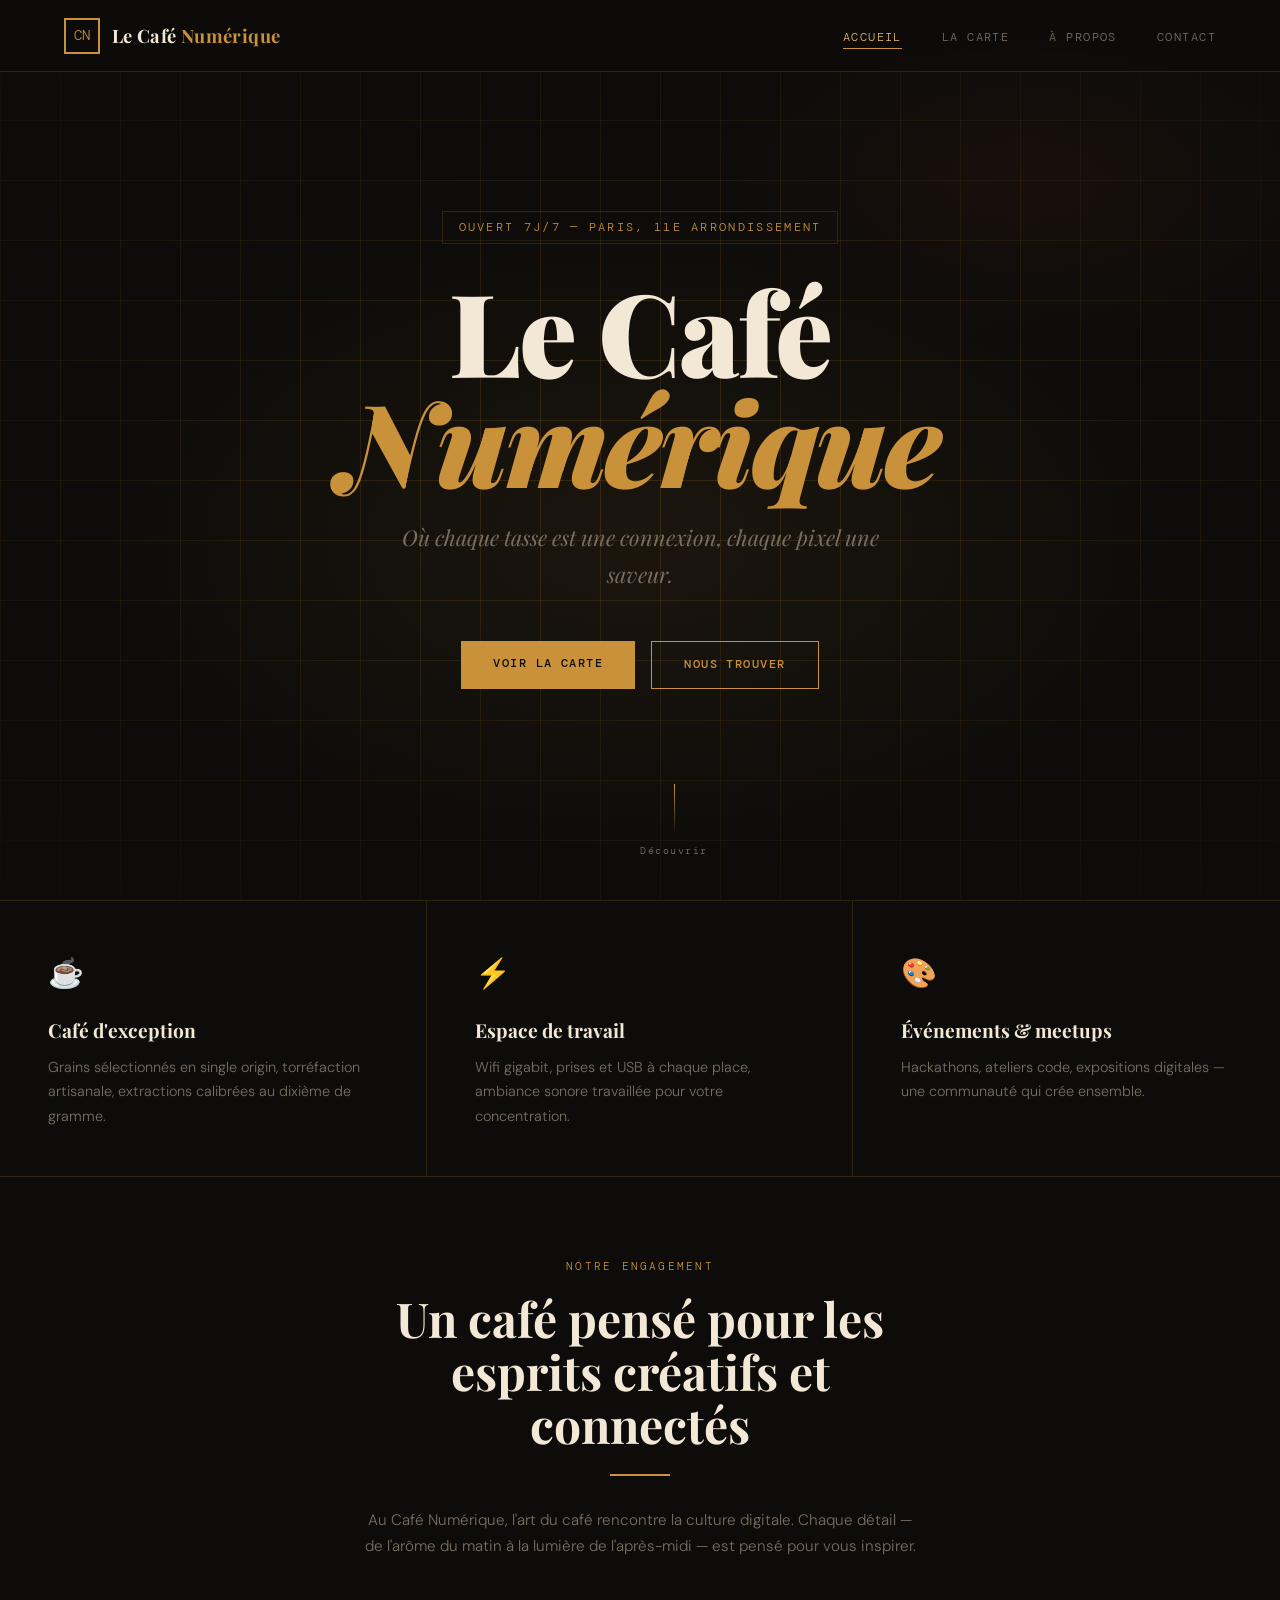
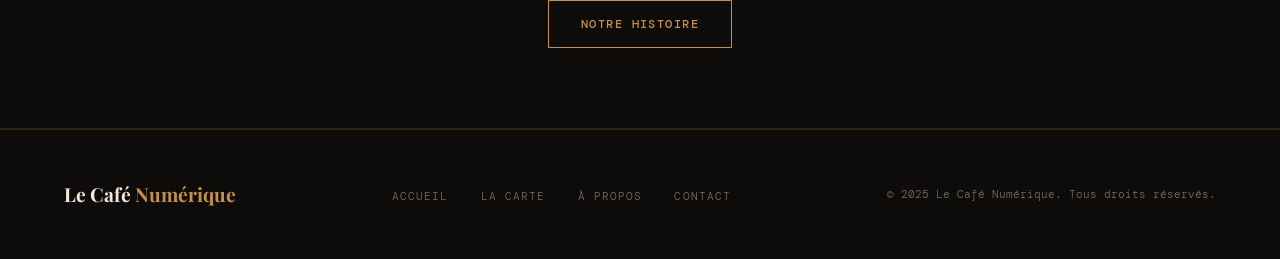
<file: index.html>
<!DOCTYPE html>
<html lang="fr">
<head>
  <meta charset="UTF-8" />
  <meta name="viewport" content="width=device-width, initial-scale=1.0" />
  <title>Le Café Numérique — Accueil</title>
  <link rel="stylesheet" href="style.css" />
</head>
<body>

  <!-- ====== NAVIGATION ====== -->
  <nav class="navbar">
    <a href="index.html" class="nav-logo">
      <div class="nav-logo-icon">CN</div>
      <span class="nav-logo-text">Le Café <span>Numérique</span></span>
    </a>
    <ul class="nav-links">
      <li><a href="index.html" class="active">Accueil</a></li>
      <li><a href="menu.html">La Carte</a></li>
      <li><a href="apropos.html">À Propos</a></li>
      <li><a href="contact.html">Contact</a></li>
    </ul>
  </nav>

  <!-- ====== HERO ====== -->
  <section class="hero">
    <div class="hero-bg"></div>
    <div class="hero-grid"></div>

    <div class="hero-tag fade-up">Ouvert 7j/7 — Paris, 11e arrondissement</div>

    <h1 class="fade-up fade-up-1">
      Le Café<br /><em>Numérique</em>
    </h1>

    <p class="hero-slogan fade-up fade-up-2">
      Où chaque tasse est une connexion, chaque pixel une saveur.
    </p>

    <div class="hero-cta fade-up fade-up-3">
      <a href="menu.html" class="btn btn-primary">Voir la carte</a>
      <a href="contact.html" class="btn btn-outline">Nous trouver</a>
    </div>

    <div class="hero-scroll fade-up fade-up-4">
      <div class="hero-scroll-line"></div>
      <span>Découvrir</span>
    </div>
  </section>

  <!-- ====== FEATURES ====== -->
  <div class="features">
    <div class="feature">
      <div class="feature-icon">☕</div>
      <h3>Café d'exception</h3>
      <p>Grains sélectionnés en single origin, torréfaction artisanale, extractions calibrées au dixième de gramme.</p>
    </div>
    <div class="feature">
      <div class="feature-icon">⚡</div>
      <h3>Espace de travail</h3>
      <p>Wifi gigabit, prises et USB à chaque place, ambiance sonore travaillée pour votre concentration.</p>
    </div>
    <div class="feature">
      <div class="feature-icon">🎨</div>
      <h3>Événements & meetups</h3>
      <p>Hackathons, ateliers code, expositions digitales — une communauté qui crée ensemble.</p>
    </div>
  </div>

  <!-- ====== CTA SECTION ====== -->
  <section class="section" style="text-align:center; border-bottom:1px solid var(--border);">
    <div class="section-label">Notre engagement</div>
    <h2 class="section-title" style="max-width:600px; margin:0 auto 1.5rem;">
      Un café pensé pour les esprits créatifs et connectés
    </h2>
    <div class="divider" style="margin:0 auto 2rem;"></div>
    <p style="color:var(--muted); max-width:560px; margin:0 auto 2.5rem; font-size:.95rem;">
      Au Café Numérique, l'art du café rencontre la culture digitale. Chaque détail — de l'arôme du matin à la lumière de l'après-midi — est pensé pour vous inspirer.
    </p>
    <a href="apropos.html" class="btn btn-outline">Notre histoire</a>
  </section>

  <!-- ====== FOOTER ====== -->
  <footer>
    <div class="footer-logo">Le Café <span>Numérique</span></div>
    <ul class="footer-links">
      <li><a href="index.html">Accueil</a></li>
      <li><a href="menu.html">La Carte</a></li>
      <li><a href="apropos.html">À Propos</a></li>
      <li><a href="contact.html">Contact</a></li>
    </ul>
    <span class="footer-copy">© 2025 Le Café Numérique. Tous droits réservés.</span>
  </footer>

</body>
</html>
</file>
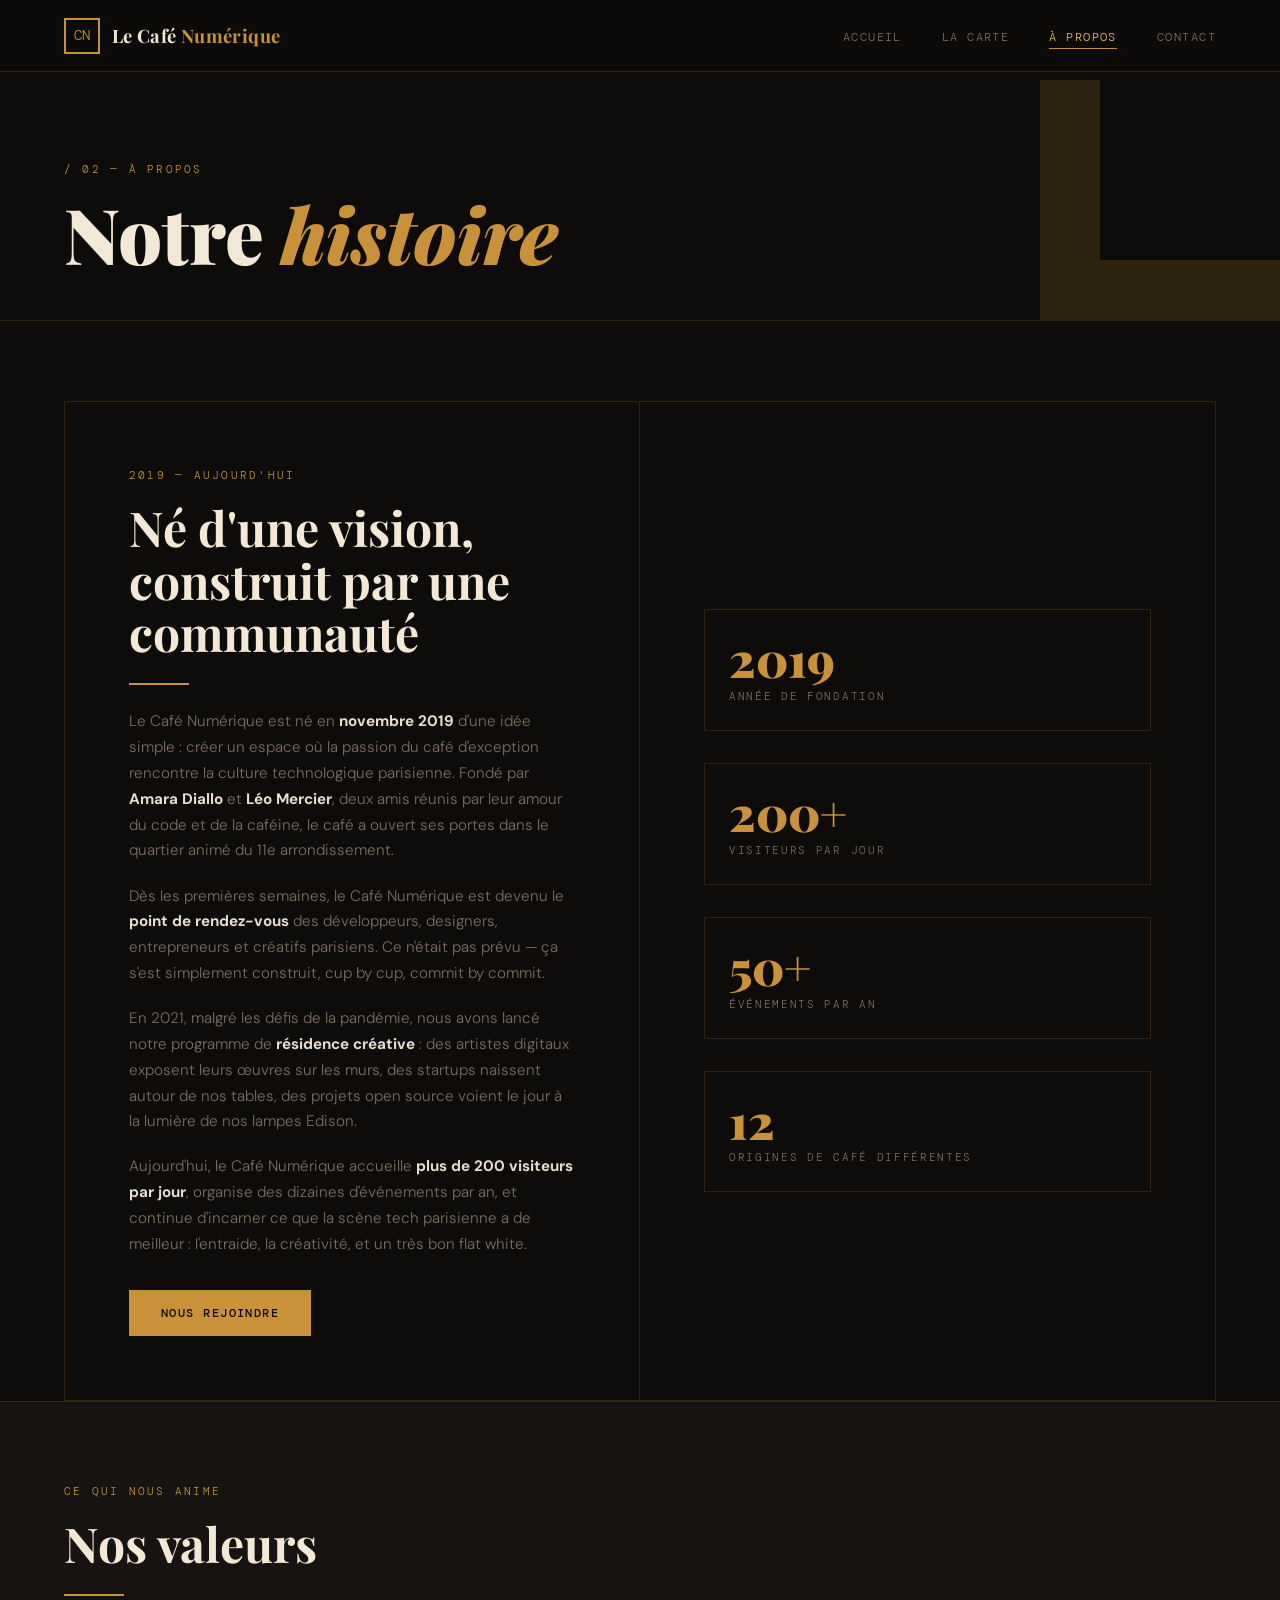
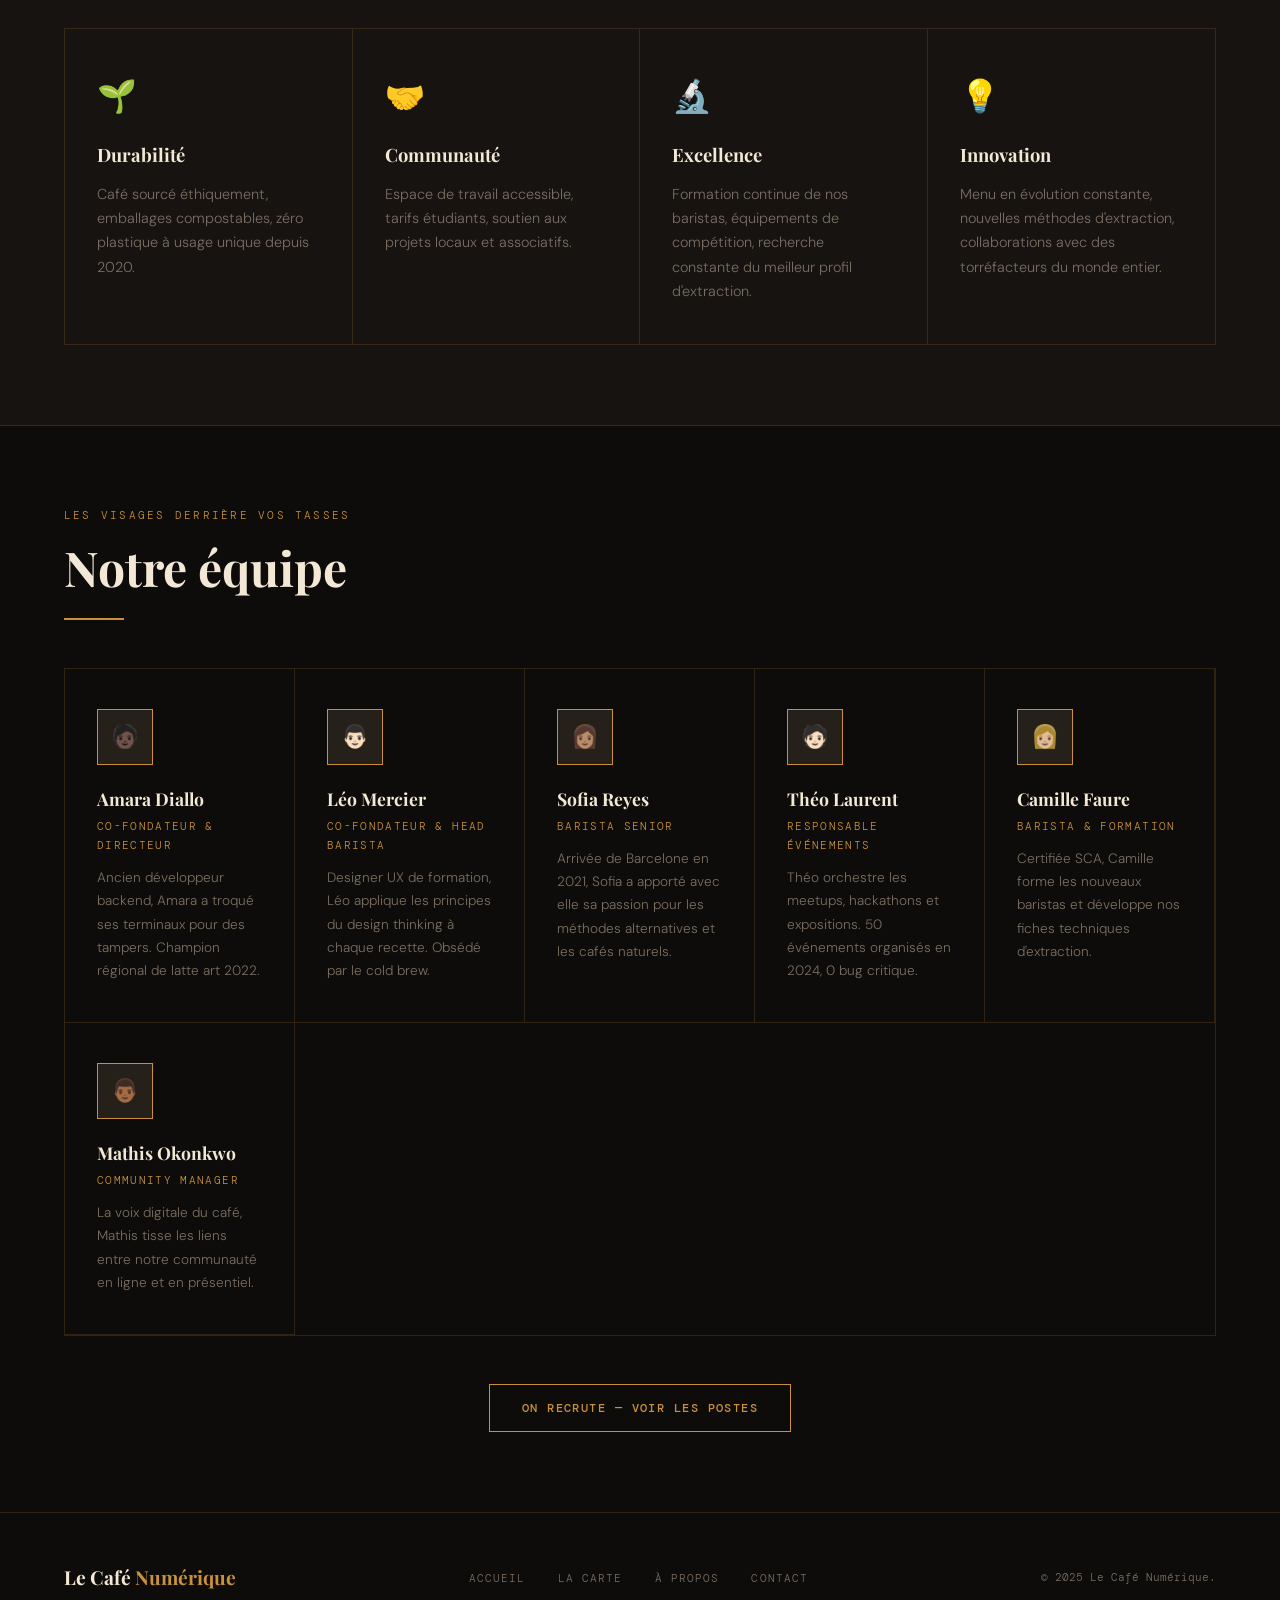
<file: apropos.html>
<!DOCTYPE html>
<html lang="fr">
<head>
  <meta charset="UTF-8" />
  <meta name="viewport" content="width=device-width, initial-scale=1.0" />
  <title>Le Café Numérique — À Propos</title>
  <link rel="stylesheet" href="style.css" />
</head>
<body>

  <!-- ====== NAVIGATION ====== -->
  <nav class="navbar">
    <a href="index.html" class="nav-logo">
      <div class="nav-logo-icon">CN</div>
      <span class="nav-logo-text">Le Café <span>Numérique</span></span>
    </a>
    <ul class="nav-links">
      <li><a href="index.html">Accueil</a></li>
      <li><a href="menu.html">La Carte</a></li>
      <li><a href="apropos.html" class="active">À Propos</a></li>
      <li><a href="contact.html">Contact</a></li>
    </ul>
  </nav>

  <div class="page-content">

    <!-- ====== PAGE HEADER ====== -->
    <header class="page-header">
      <div class="page-header-tag">/ 02 — À Propos</div>
      <h1>Notre <em style="font-style:italic; color:var(--gold);">histoire</em></h1>
    </header>

    <!-- ====== HISTOIRE ====== -->
    <section class="section" style="padding-bottom:0;">
      <div class="about-grid" style="border:1px solid var(--border);">

        <div class="about-text">
          <div class="section-label">2019 — Aujourd'hui</div>
          <h2 class="section-title">Né d'une vision, construit par une communauté</h2>
          <div class="divider"></div>

          <p>
            Le Café Numérique est né en <strong>novembre 2019</strong> d'une idée simple : créer un espace où la passion du café d'exception rencontre la culture technologique parisienne. Fondé par <strong>Amara Diallo</strong> et <strong>Léo Mercier</strong>, deux amis réunis par leur amour du code et de la caféine, le café a ouvert ses portes dans le quartier animé du 11e arrondissement.
          </p>

          <p>
            Dès les premières semaines, le Café Numérique est devenu le <strong>point de rendez-vous</strong> des développeurs, designers, entrepreneurs et créatifs parisiens. Ce n'était pas prévu — ça s'est simplement construit, cup by cup, commit by commit.
          </p>

          <p>
            En 2021, malgré les défis de la pandémie, nous avons lancé notre programme de <strong>résidence créative</strong> : des artistes digitaux exposent leurs œuvres sur les murs, des startups naissent autour de nos tables, des projets open source voient le jour à la lumière de nos lampes Edison.
          </p>

          <p>
            Aujourd'hui, le Café Numérique accueille <strong>plus de 200 visiteurs par jour</strong>, organise des dizaines d'événements par an, et continue d'incarner ce que la scène tech parisienne a de meilleur : l'entraide, la créativité, et un très bon flat white.
          </p>

          <div style="margin-top:2rem;">
            <a href="contact.html" class="btn btn-primary">Nous rejoindre</a>
          </div>
        </div>

        <div class="about-visual">
          <div class="stat">
            <div class="stat-num">2019</div>
            <div class="stat-label">Année de fondation</div>
          </div>
          <div class="stat">
            <div class="stat-num">200+</div>
            <div class="stat-label">Visiteurs par jour</div>
          </div>
          <div class="stat">
            <div class="stat-num">50+</div>
            <div class="stat-label">Événements par an</div>
          </div>
          <div class="stat">
            <div class="stat-num">12</div>
            <div class="stat-label">Origines de café différentes</div>
          </div>
        </div>

      </div>
    </section>

    <!-- ====== VALEURS ====== -->
    <section class="section" style="background:var(--bg2); border-top:1px solid var(--border); border-bottom:1px solid var(--border);">
      <div class="section-label">Ce qui nous anime</div>
      <h2 class="section-title">Nos valeurs</h2>
      <div class="divider"></div>

      <div style="display:grid; grid-template-columns:repeat(auto-fit,minmax(240px,1fr)); gap:0; border:1px solid var(--border); margin-top:2rem;">

        <div style="padding:2.5rem 2rem; border-right:1px solid var(--border);">
          <div style="font-size:2rem; margin-bottom:1rem;">🌱</div>
          <h3 style="font-family:var(--font-display); color:var(--cream); font-size:1.15rem; margin-bottom:.7rem;">Durabilité</h3>
          <p style="color:var(--muted); font-size:.9rem;">Café sourcé éthiquement, emballages compostables, zéro plastique à usage unique depuis 2020.</p>
        </div>

        <div style="padding:2.5rem 2rem; border-right:1px solid var(--border);">
          <div style="font-size:2rem; margin-bottom:1rem;">🤝</div>
          <h3 style="font-family:var(--font-display); color:var(--cream); font-size:1.15rem; margin-bottom:.7rem;">Communauté</h3>
          <p style="color:var(--muted); font-size:.9rem;">Espace de travail accessible, tarifs étudiants, soutien aux projets locaux et associatifs.</p>
        </div>

        <div style="padding:2.5rem 2rem; border-right:1px solid var(--border);">
          <div style="font-size:2rem; margin-bottom:1rem;">🔬</div>
          <h3 style="font-family:var(--font-display); color:var(--cream); font-size:1.15rem; margin-bottom:.7rem;">Excellence</h3>
          <p style="color:var(--muted); font-size:.9rem;">Formation continue de nos baristas, équipements de compétition, recherche constante du meilleur profil d'extraction.</p>
        </div>

        <div style="padding:2.5rem 2rem;">
          <div style="font-size:2rem; margin-bottom:1rem;">💡</div>
          <h3 style="font-family:var(--font-display); color:var(--cream); font-size:1.15rem; margin-bottom:.7rem;">Innovation</h3>
          <p style="color:var(--muted); font-size:.9rem;">Menu en évolution constante, nouvelles méthodes d'extraction, collaborations avec des torréfacteurs du monde entier.</p>
        </div>

      </div>
    </section>

    <!-- ====== ÉQUIPE ====== -->
    <section class="section">
      <div class="section-label">Les visages derrière vos tasses</div>
      <h2 class="section-title">Notre équipe</h2>
      <div class="divider"></div>

      <div class="team-grid">

        <div class="team-card">
          <div class="team-avatar">🧑🏿</div>
          <h3>Amara Diallo</h3>
          <div class="team-role">Co-fondateur & Directeur</div>
          <p>Ancien développeur backend, Amara a troqué ses terminaux pour des tampers. Champion régional de latte art 2022.</p>
        </div>

        <div class="team-card">
          <div class="team-avatar">👨🏻</div>
          <h3>Léo Mercier</h3>
          <div class="team-role">Co-fondateur & Head Barista</div>
          <p>Designer UX de formation, Léo applique les principes du design thinking à chaque recette. Obsédé par le cold brew.</p>
        </div>

        <div class="team-card">
          <div class="team-avatar">👩🏽</div>
          <h3>Sofia Reyes</h3>
          <div class="team-role">Barista Senior</div>
          <p>Arrivée de Barcelone en 2021, Sofia a apporté avec elle sa passion pour les méthodes alternatives et les cafés naturels.</p>
        </div>

        <div class="team-card">
          <div class="team-avatar">🧑🏻</div>
          <h3>Théo Laurent</h3>
          <div class="team-role">Responsable Événements</div>
          <p>Théo orchestre les meetups, hackathons et expositions. 50 événements organisés en 2024, 0 bug critique.</p>
        </div>

        <div class="team-card">
          <div class="team-avatar">👩🏼</div>
          <h3>Camille Faure</h3>
          <div class="team-role">Barista & Formation</div>
          <p>Certifiée SCA, Camille forme les nouveaux baristas et développe nos fiches techniques d'extraction.</p>
        </div>

        <div class="team-card">
          <div class="team-avatar">👨🏾</div>
          <h3>Mathis Okonkwo</h3>
          <div class="team-role">Community Manager</div>
          <p>La voix digitale du café, Mathis tisse les liens entre notre communauté en ligne et en présentiel.</p>
        </div>

      </div>

      <div style="margin-top:3rem; text-align:center;">
        <a href="contact.html" class="btn btn-outline">On recrute — voir les postes</a>
      </div>
    </section>

  </div>

  <!-- ====== FOOTER ====== -->
  <footer>
    <div class="footer-logo">Le Café <span>Numérique</span></div>
    <ul class="footer-links">
      <li><a href="index.html">Accueil</a></li>
      <li><a href="menu.html">La Carte</a></li>
      <li><a href="apropos.html">À Propos</a></li>
      <li><a href="contact.html">Contact</a></li>
    </ul>
    <span class="footer-copy">© 2025 Le Café Numérique.</span>
  </footer>

</body>
</html>
</file>
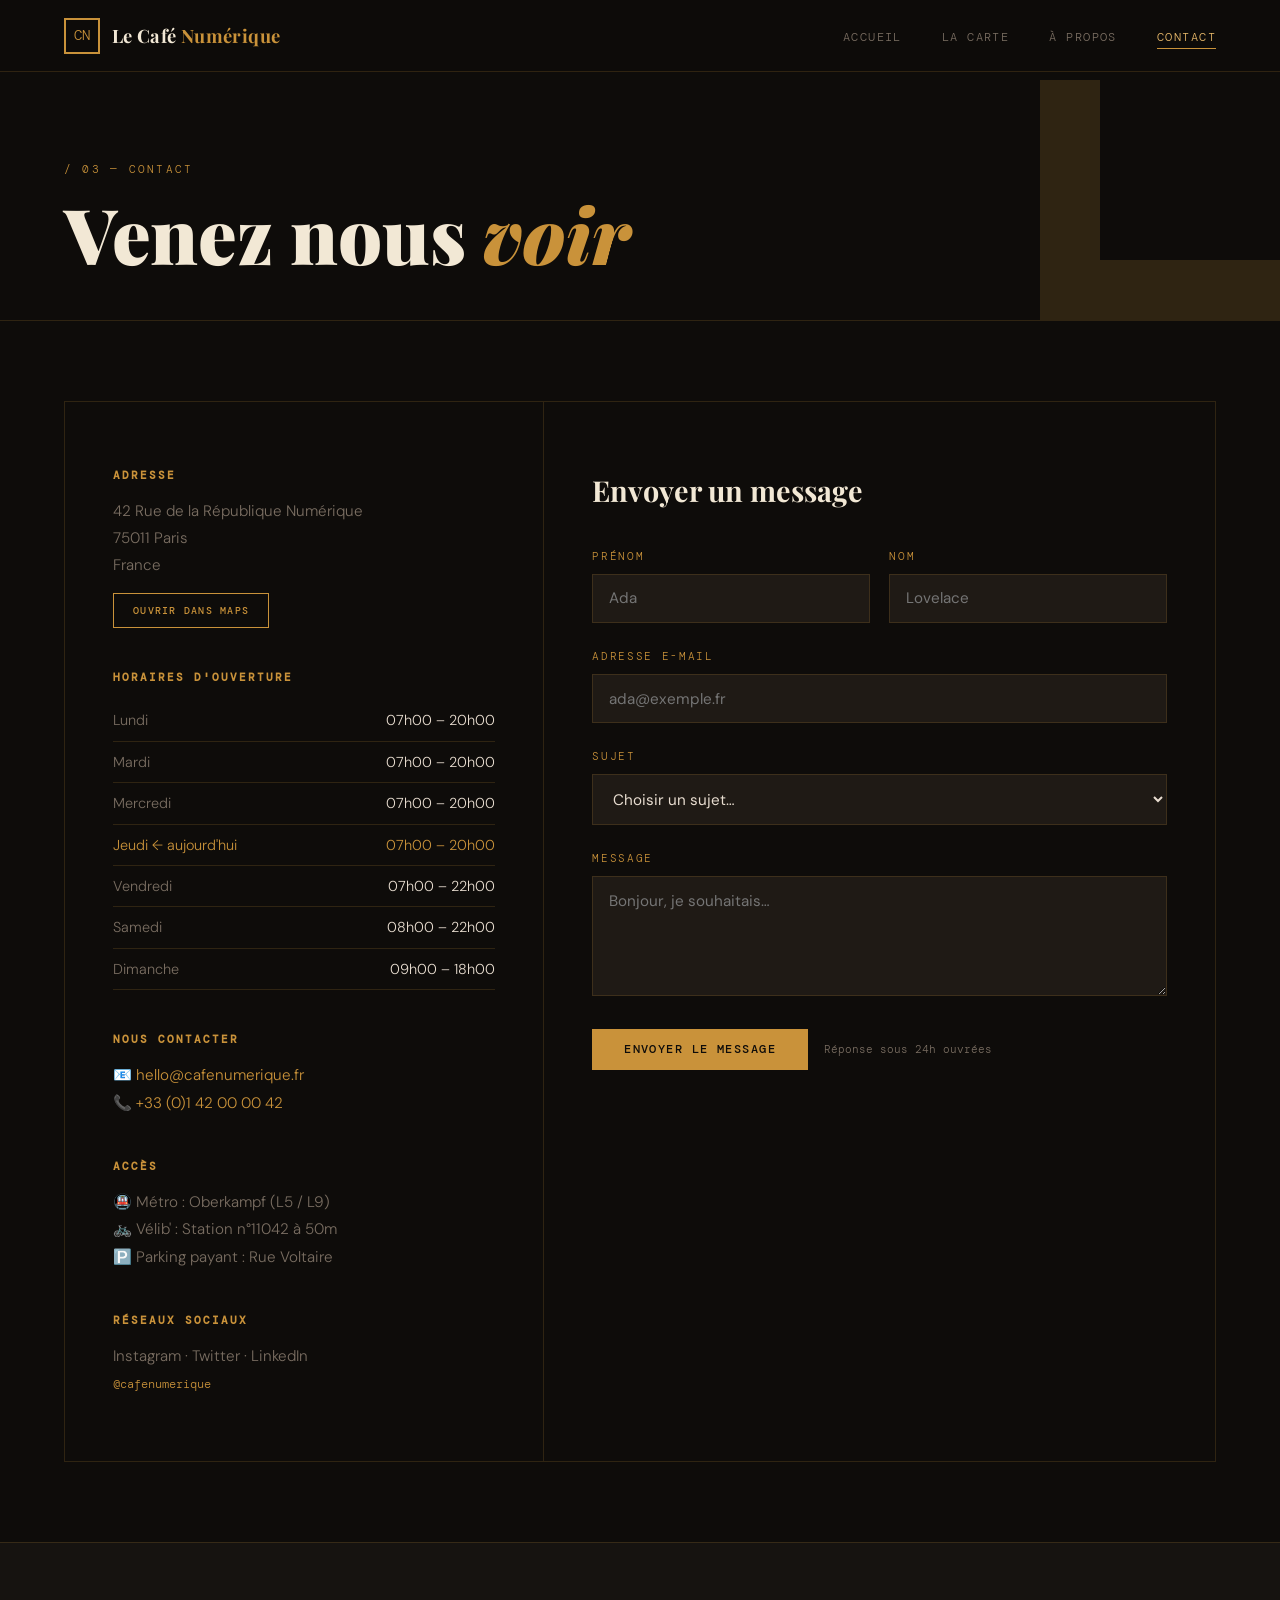
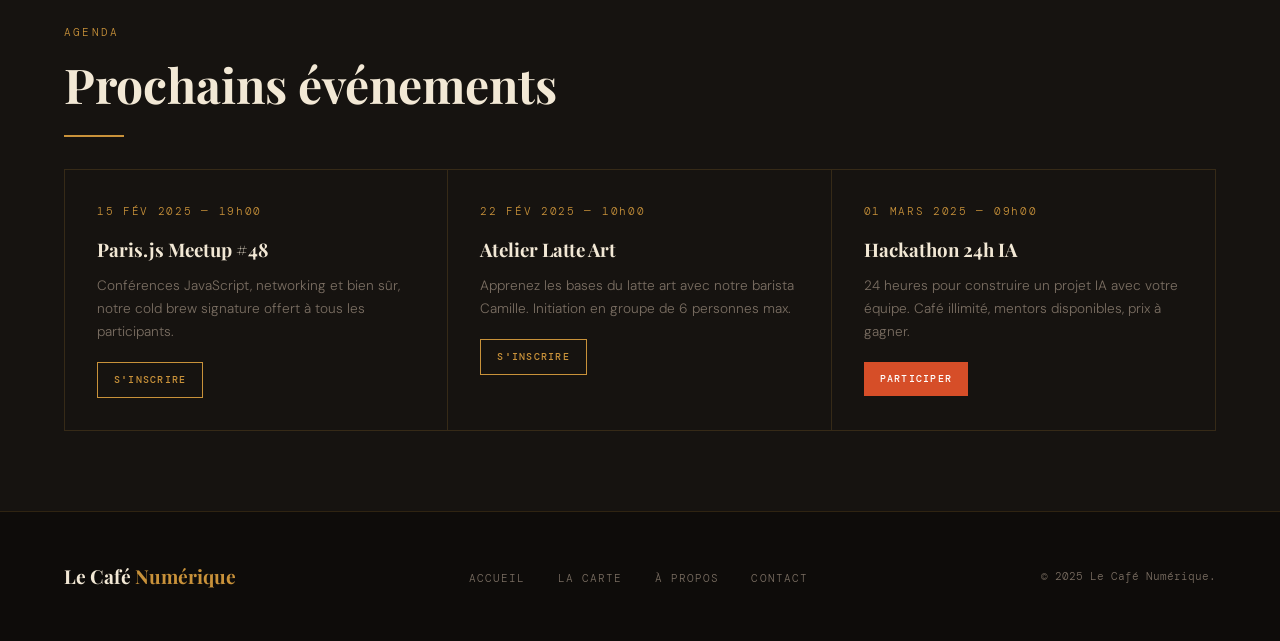
<file: contact.html>
<!DOCTYPE html>
<html lang="fr">
<head>
  <meta charset="UTF-8" />
  <meta name="viewport" content="width=device-width, initial-scale=1.0" />
  <title>Le Café Numérique — Contact</title>
  <link rel="stylesheet" href="style.css" />
</head>
<body>

  <!-- ====== NAVIGATION ====== -->
  <nav class="navbar">
    <a href="index.html" class="nav-logo">
      <div class="nav-logo-icon">CN</div>
      <span class="nav-logo-text">Le Café <span>Numérique</span></span>
    </a>
    <ul class="nav-links">
      <li><a href="index.html">Accueil</a></li>
      <li><a href="menu.html">La Carte</a></li>
      <li><a href="apropos.html">À Propos</a></li>
      <li><a href="contact.html" class="active">Contact</a></li>
    </ul>
  </nav>

  <div class="page-content">

    <!-- ====== PAGE HEADER ====== -->
    <header class="page-header">
      <div class="page-header-tag">/ 03 — Contact</div>
      <h1>Venez nous <em style="font-style:italic; color:var(--gold);">voir</em></h1>
    </header>

    <!-- ====== CONTACT GRID ====== -->
    <section class="section">
      <div class="contact-grid">

        <!-- Infos pratiques -->
        <div class="contact-info">

          <div class="info-block">
            <h3>Adresse</h3>
            <address>
              42 Rue de la République Numérique<br />
              75011 Paris<br />
              France
            </address>
            <div style="margin-top:.8rem;">
              <a href="https://maps.google.com" target="_blank" class="btn btn-outline" style="font-size:.65rem; padding:.5rem 1.2rem;">
                Ouvrir dans Maps
              </a>
            </div>
          </div>

          <div class="info-block">
            <h3>Horaires d'ouverture</h3>
            <table class="hours-table">
              <tbody>
                <tr>
                  <td>Lundi</td>
                  <td>07h00 – 20h00</td>
                </tr>
                <tr>
                  <td>Mardi</td>
                  <td>07h00 – 20h00</td>
                </tr>
                <tr>
                  <td>Mercredi</td>
                  <td>07h00 – 20h00</td>
                </tr>
                <tr class="today">
                  <td>Jeudi ← aujourd'hui</td>
                  <td>07h00 – 20h00</td>
                </tr>
                <tr>
                  <td>Vendredi</td>
                  <td>07h00 – 22h00</td>
                </tr>
                <tr>
                  <td>Samedi</td>
                  <td>08h00 – 22h00</td>
                </tr>
                <tr>
                  <td>Dimanche</td>
                  <td>09h00 – 18h00</td>
                </tr>
              </tbody>
            </table>
          </div>

          <div class="info-block">
            <h3>Nous contacter</h3>
            <p>
              📧 <a href="mailto:hello@cafenumerique.fr">hello@cafenumerique.fr</a><br />
              📞 <a href="tel:+33142000042">+33 (0)1 42 00 00 42</a>
            </p>
          </div>

          <div class="info-block">
            <h3>Accès</h3>
            <p>
              🚇 Métro : Oberkampf (L5 / L9)<br />
              🚲 Vélib' : Station n°11042 à 50m<br />
              🅿️ Parking payant : Rue Voltaire
            </p>
          </div>

          <div class="info-block">
            <h3>Réseaux sociaux</h3>
            <p>
              Instagram · Twitter · LinkedIn<br />
              <span style="font-family:var(--font-mono); font-size:.75rem; color:var(--gold);">@cafenumerique</span>
            </p>
          </div>

        </div>

        <!-- Formulaire -->
        <div class="contact-form">
          <h2>Envoyer un message</h2>

          <div class="form-row">
            <div class="form-group">
              <label for="prenom">Prénom</label>
              <input type="text" id="prenom" name="prenom" placeholder="Ada" required />
            </div>
            <div class="form-group">
              <label for="nom">Nom</label>
              <input type="text" id="nom" name="nom" placeholder="Lovelace" required />
            </div>
          </div>

          <div class="form-group">
            <label for="email">Adresse e-mail</label>
            <input type="email" id="email" name="email" placeholder="ada@exemple.fr" required />
          </div>

          <div class="form-group">
            <label for="sujet">Sujet</label>
            <select id="sujet" name="sujet">
              <option value="">Choisir un sujet…</option>
              <option value="reservation">Réservation / privatisation</option>
              <option value="evenement">Organisation d'événement</option>
              <option value="partenariat">Partenariat / collaboration</option>
              <option value="recrutement">Recrutement</option>
              <option value="presse">Presse / médias</option>
              <option value="autre">Autre</option>
            </select>
          </div>

          <div class="form-group">
            <label for="message">Message</label>
            <textarea id="message" name="message" placeholder="Bonjour, je souhaitais…" required></textarea>
          </div>

          <div style="display:flex; align-items:center; gap:1rem; flex-wrap:wrap;">
            <button type="submit" class="btn btn-primary">Envoyer le message</button>
            <span style="font-family:var(--font-mono); font-size:.7rem; color:var(--muted);">
              Réponse sous 24h ouvrées
            </span>
          </div>

        </div>
      </div>
    </section>

    <!-- ====== ÉVÉNEMENTS PROCHAINS ====== -->
    <section class="section" style="background:var(--bg2); border-top:1px solid var(--border);">
      <div class="section-label">Agenda</div>
      <h2 class="section-title">Prochains événements</h2>
      <div class="divider"></div>

      <div style="display:grid; grid-template-columns:repeat(auto-fit,minmax(280px,1fr)); gap:0; border:1px solid var(--border); margin-top:2rem;">

        <div style="padding:2rem; border-right:1px solid var(--border); transition:background .2s;" onmouseover="this.style.background='var(--bg3)'" onmouseout="this.style.background='transparent'">
          <div style="font-family:var(--font-mono); font-size:.7rem; color:var(--gold); letter-spacing:.15em; margin-bottom:.8rem;">15 FÉV 2025 — 19h00</div>
          <h3 style="font-family:var(--font-display); color:var(--cream); margin-bottom:.5rem;">Paris.js Meetup #48</h3>
          <p style="color:var(--muted); font-size:.85rem; margin-bottom:1.2rem;">Conférences JavaScript, networking et bien sûr, notre cold brew signature offert à tous les participants.</p>
          <a href="#" class="btn btn-outline" style="font-size:.65rem; padding:.5rem 1rem;">S'inscrire</a>
        </div>

        <div style="padding:2rem; border-right:1px solid var(--border); transition:background .2s;" onmouseover="this.style.background='var(--bg3)'" onmouseout="this.style.background='transparent'">
          <div style="font-family:var(--font-mono); font-size:.7rem; color:var(--gold); letter-spacing:.15em; margin-bottom:.8rem;">22 FÉV 2025 — 10h00</div>
          <h3 style="font-family:var(--font-display); color:var(--cream); margin-bottom:.5rem;">Atelier Latte Art</h3>
          <p style="color:var(--muted); font-size:.85rem; margin-bottom:1.2rem;">Apprenez les bases du latte art avec notre barista Camille. Initiation en groupe de 6 personnes max.</p>
          <a href="#" class="btn btn-outline" style="font-size:.65rem; padding:.5rem 1rem;">S'inscrire</a>
        </div>

        <div style="padding:2rem; transition:background .2s;" onmouseover="this.style.background='var(--bg3)'" onmouseout="this.style.background='transparent'">
          <div style="font-family:var(--font-mono); font-size:.7rem; color:var(--gold); letter-spacing:.15em; margin-bottom:.8rem;">01 MARS 2025 — 09h00</div>
          <h3 style="font-family:var(--font-display); color:var(--cream); margin-bottom:.5rem;">Hackathon 24h IA</h3>
          <p style="color:var(--muted); font-size:.85rem; margin-bottom:1.2rem;">24 heures pour construire un projet IA avec votre équipe. Café illimité, mentors disponibles, prix à gagner.</p>
          <a href="#" class="btn btn-accent" style="font-size:.65rem; padding:.5rem 1rem;">Participer</a>
        </div>

      </div>
    </section>

  </div>

  <!-- ====== FOOTER ====== -->
  <footer>
    <div class="footer-logo">Le Café <span>Numérique</span></div>
    <ul class="footer-links">
      <li><a href="index.html">Accueil</a></li>
      <li><a href="menu.html">La Carte</a></li>
      <li><a href="apropos.html">À Propos</a></li>
      <li><a href="contact.html">Contact</a></li>
    </ul>
    <span class="footer-copy">© 2025 Le Café Numérique.</span>
  </footer>

</body>
</html>
</file>
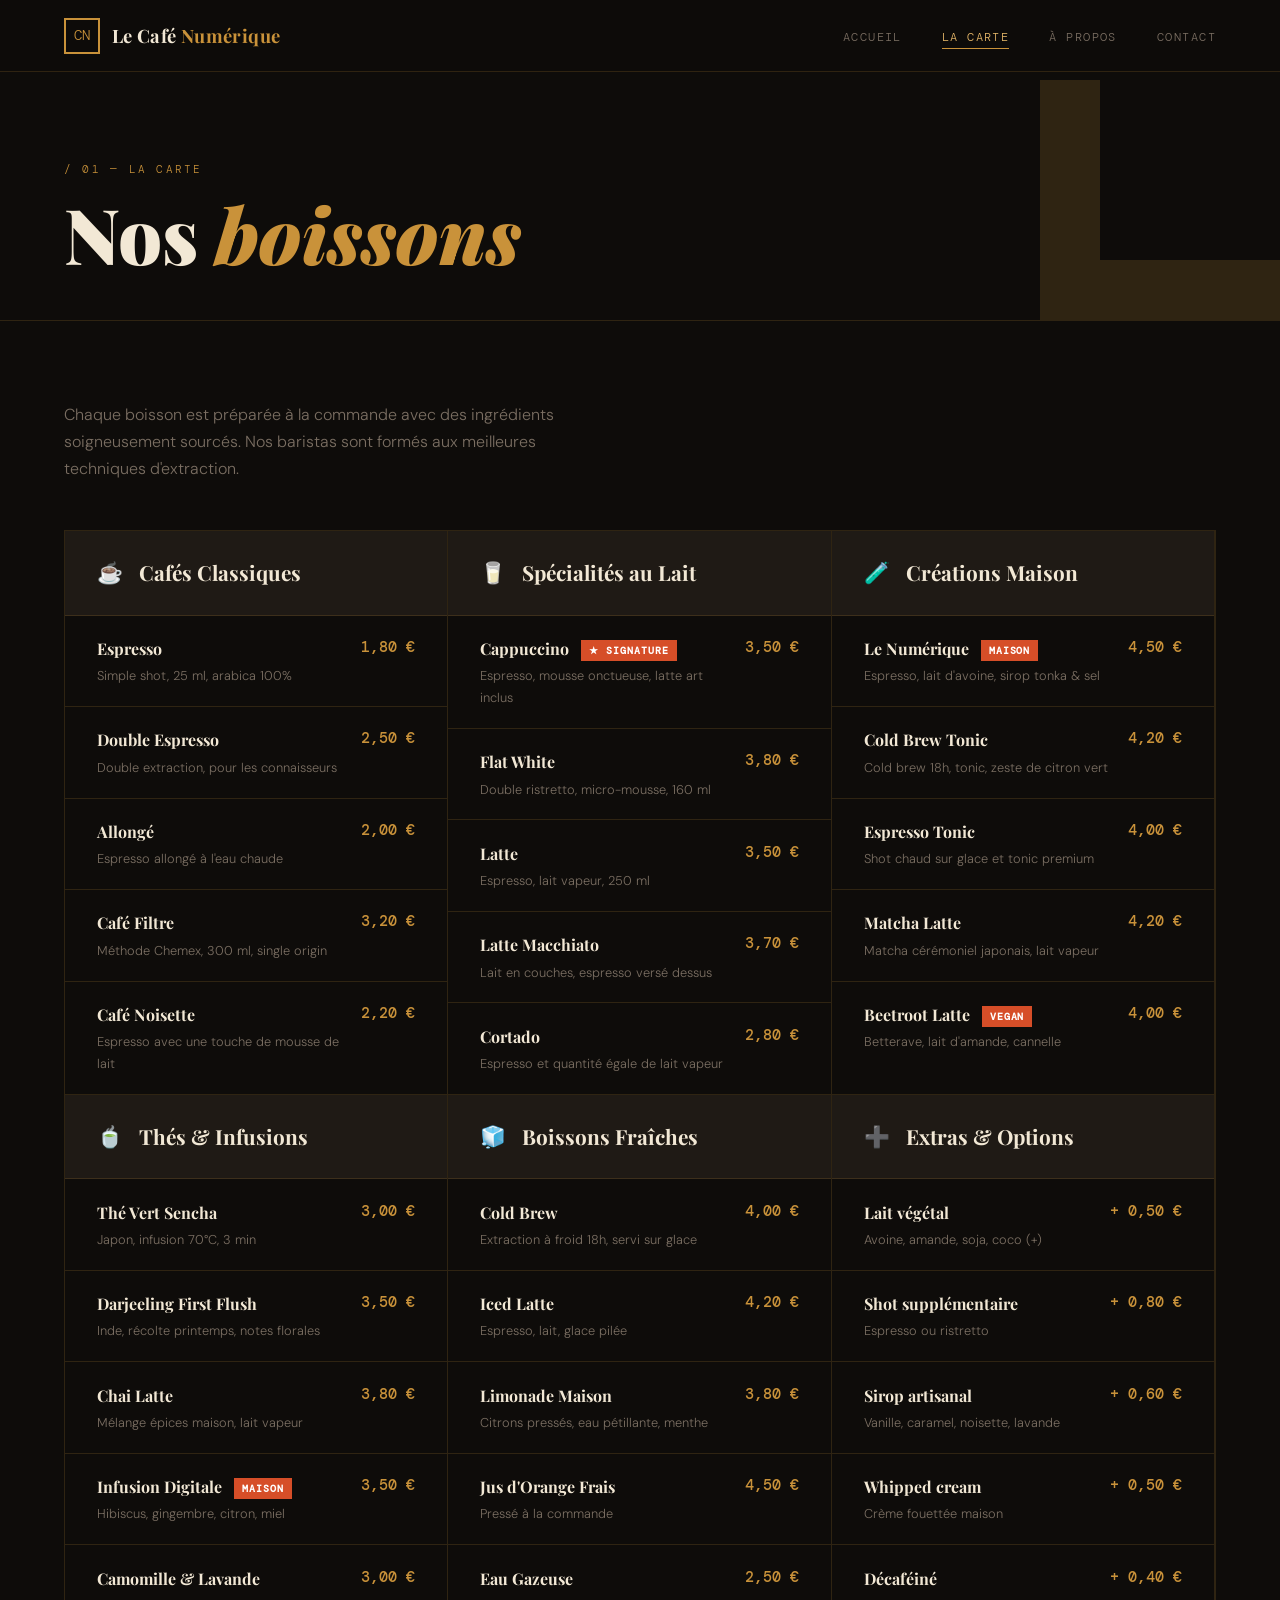
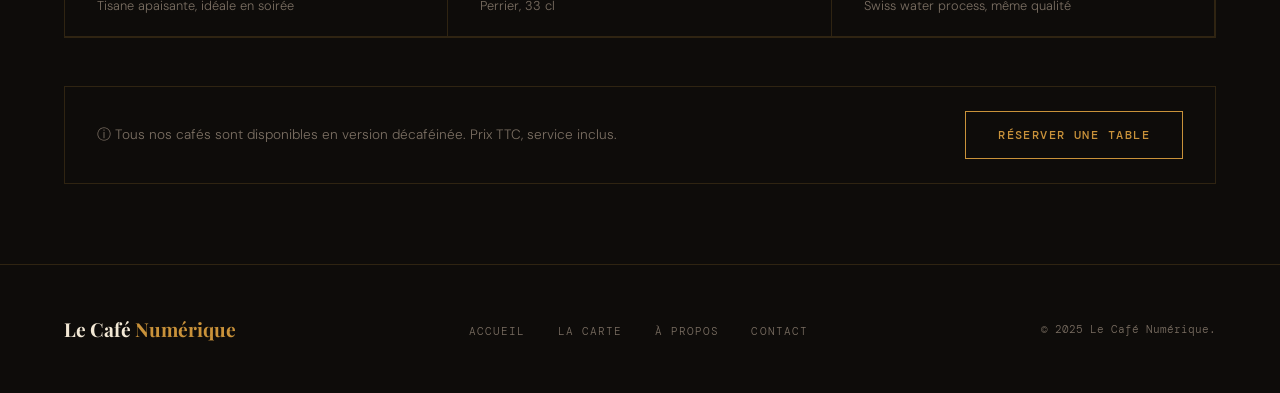
<file: menu.html>
<!DOCTYPE html>
<html lang="fr">
<head>
  <meta charset="UTF-8" />
  <meta name="viewport" content="width=device-width, initial-scale=1.0" />
  <title>Le Café Numérique — La Carte</title>
  <link rel="stylesheet" href="style.css" />
</head>
<body>

  <!-- ====== NAVIGATION ====== -->
  <nav class="navbar">
    <a href="index.html" class="nav-logo">
      <div class="nav-logo-icon">CN</div>
      <span class="nav-logo-text">Le Café <span>Numérique</span></span>
    </a>
    <ul class="nav-links">
      <li><a href="index.html">Accueil</a></li>
      <li><a href="menu.html" class="active">La Carte</a></li>
      <li><a href="apropos.html">À Propos</a></li>
      <li><a href="contact.html">Contact</a></li>
    </ul>
  </nav>

  <div class="page-content">

    <!-- ====== PAGE HEADER ====== -->
    <header class="page-header">
      <div class="page-header-tag">/ 01 — La Carte</div>
      <h1>Nos <em style="font-style:italic; color:var(--gold);">boissons</em></h1>
    </header>

    <!-- ====== MENU ====== -->
    <section class="section">
      <p style="color:var(--muted); margin-bottom:3rem; max-width:520px;">
        Chaque boisson est préparée à la commande avec des ingrédients soigneusement sourcés. Nos baristas sont formés aux meilleures techniques d'extraction.
      </p>

      <div class="menu-grid">

        <!-- Cafés Classiques -->
        <div class="menu-category">
          <div class="menu-category-header">
            <span class="icon">☕</span>
            <h2>Cafés Classiques</h2>
          </div>
          <div class="menu-item">
            <div class="menu-item-info">
              <h3>Espresso</h3>
              <p>Simple shot, 25 ml, arabica 100%</p>
            </div>
            <span class="menu-price">1,80 €</span>
          </div>
          <div class="menu-item">
            <div class="menu-item-info">
              <h3>Double Espresso</h3>
              <p>Double extraction, pour les connaisseurs</p>
            </div>
            <span class="menu-price">2,50 €</span>
          </div>
          <div class="menu-item">
            <div class="menu-item-info">
              <h3>Allongé</h3>
              <p>Espresso allongé à l'eau chaude</p>
            </div>
            <span class="menu-price">2,00 €</span>
          </div>
          <div class="menu-item">
            <div class="menu-item-info">
              <h3>Café Filtre</h3>
              <p>Méthode Chemex, 300 ml, single origin</p>
            </div>
            <span class="menu-price">3,20 €</span>
          </div>
          <div class="menu-item">
            <div class="menu-item-info">
              <h3>Café Noisette</h3>
              <p>Espresso avec une touche de mousse de lait</p>
            </div>
            <span class="menu-price">2,20 €</span>
          </div>
        </div>

        <!-- Spécialités Lait -->
        <div class="menu-category">
          <div class="menu-category-header">
            <span class="icon">🥛</span>
            <h2>Spécialités au Lait</h2>
          </div>
          <div class="menu-item">
            <div class="menu-item-info">
              <h3>Cappuccino <span class="menu-badge">★ Signature</span></h3>
              <p>Espresso, mousse onctueuse, latte art inclus</p>
            </div>
            <span class="menu-price">3,50 €</span>
          </div>
          <div class="menu-item">
            <div class="menu-item-info">
              <h3>Flat White</h3>
              <p>Double ristretto, micro-mousse, 160 ml</p>
            </div>
            <span class="menu-price">3,80 €</span>
          </div>
          <div class="menu-item">
            <div class="menu-item-info">
              <h3>Latte</h3>
              <p>Espresso, lait vapeur, 250 ml</p>
            </div>
            <span class="menu-price">3,50 €</span>
          </div>
          <div class="menu-item">
            <div class="menu-item-info">
              <h3>Latte Macchiato</h3>
              <p>Lait en couches, espresso versé dessus</p>
            </div>
            <span class="menu-price">3,70 €</span>
          </div>
          <div class="menu-item">
            <div class="menu-item-info">
              <h3>Cortado</h3>
              <p>Espresso et quantité égale de lait vapeur</p>
            </div>
            <span class="menu-price">2,80 €</span>
          </div>
        </div>

        <!-- Spécialités Maison -->
        <div class="menu-category">
          <div class="menu-category-header">
            <span class="icon">🧪</span>
            <h2>Créations Maison</h2>
          </div>
          <div class="menu-item">
            <div class="menu-item-info">
              <h3>Le Numérique <span class="menu-badge">Maison</span></h3>
              <p>Espresso, lait d'avoine, sirop tonka & sel</p>
            </div>
            <span class="menu-price">4,50 €</span>
          </div>
          <div class="menu-item">
            <div class="menu-item-info">
              <h3>Cold Brew Tonic</h3>
              <p>Cold brew 18h, tonic, zeste de citron vert</p>
            </div>
            <span class="menu-price">4,20 €</span>
          </div>
          <div class="menu-item">
            <div class="menu-item-info">
              <h3>Espresso Tonic</h3>
              <p>Shot chaud sur glace et tonic premium</p>
            </div>
            <span class="menu-price">4,00 €</span>
          </div>
          <div class="menu-item">
            <div class="menu-item-info">
              <h3>Matcha Latte</h3>
              <p>Matcha cérémoniel japonais, lait vapeur</p>
            </div>
            <span class="menu-price">4,20 €</span>
          </div>
          <div class="menu-item">
            <div class="menu-item-info">
              <h3>Beetroot Latte <span class="menu-badge">Vegan</span></h3>
              <p>Betterave, lait d'amande, cannelle</p>
            </div>
            <span class="menu-price">4,00 €</span>
          </div>
        </div>

        <!-- Thés & Infusions -->
        <div class="menu-category">
          <div class="menu-category-header">
            <span class="icon">🍵</span>
            <h2>Thés & Infusions</h2>
          </div>
          <div class="menu-item">
            <div class="menu-item-info">
              <h3>Thé Vert Sencha</h3>
              <p>Japon, infusion 70°C, 3 min</p>
            </div>
            <span class="menu-price">3,00 €</span>
          </div>
          <div class="menu-item">
            <div class="menu-item-info">
              <h3>Darjeeling First Flush</h3>
              <p>Inde, récolte printemps, notes florales</p>
            </div>
            <span class="menu-price">3,50 €</span>
          </div>
          <div class="menu-item">
            <div class="menu-item-info">
              <h3>Chai Latte</h3>
              <p>Mélange épices maison, lait vapeur</p>
            </div>
            <span class="menu-price">3,80 €</span>
          </div>
          <div class="menu-item">
            <div class="menu-item-info">
              <h3>Infusion Digitale <span class="menu-badge">Maison</span></h3>
              <p>Hibiscus, gingembre, citron, miel</p>
            </div>
            <span class="menu-price">3,50 €</span>
          </div>
          <div class="menu-item">
            <div class="menu-item-info">
              <h3>Camomille & Lavande</h3>
              <p>Tisane apaisante, idéale en soirée</p>
            </div>
            <span class="menu-price">3,00 €</span>
          </div>
        </div>

        <!-- Boissons Fraîches -->
        <div class="menu-category">
          <div class="menu-category-header">
            <span class="icon">🧊</span>
            <h2>Boissons Fraîches</h2>
          </div>
          <div class="menu-item">
            <div class="menu-item-info">
              <h3>Cold Brew</h3>
              <p>Extraction à froid 18h, servi sur glace</p>
            </div>
            <span class="menu-price">4,00 €</span>
          </div>
          <div class="menu-item">
            <div class="menu-item-info">
              <h3>Iced Latte</h3>
              <p>Espresso, lait, glace pilée</p>
            </div>
            <span class="menu-price">4,20 €</span>
          </div>
          <div class="menu-item">
            <div class="menu-item-info">
              <h3>Limonade Maison</h3>
              <p>Citrons pressés, eau pétillante, menthe</p>
            </div>
            <span class="menu-price">3,80 €</span>
          </div>
          <div class="menu-item">
            <div class="menu-item-info">
              <h3>Jus d'Orange Frais</h3>
              <p>Pressé à la commande</p>
            </div>
            <span class="menu-price">4,50 €</span>
          </div>
          <div class="menu-item">
            <div class="menu-item-info">
              <h3>Eau Gazeuse</h3>
              <p>Perrier, 33 cl</p>
            </div>
            <span class="menu-price">2,50 €</span>
          </div>
        </div>

        <!-- Extras & Options -->
        <div class="menu-category">
          <div class="menu-category-header">
            <span class="icon">➕</span>
            <h2>Extras & Options</h2>
          </div>
          <div class="menu-item">
            <div class="menu-item-info">
              <h3>Lait végétal</h3>
              <p>Avoine, amande, soja, coco (+)</p>
            </div>
            <span class="menu-price">+ 0,50 €</span>
          </div>
          <div class="menu-item">
            <div class="menu-item-info">
              <h3>Shot supplémentaire</h3>
              <p>Espresso ou ristretto</p>
            </div>
            <span class="menu-price">+ 0,80 €</span>
          </div>
          <div class="menu-item">
            <div class="menu-item-info">
              <h3>Sirop artisanal</h3>
              <p>Vanille, caramel, noisette, lavande</p>
            </div>
            <span class="menu-price">+ 0,60 €</span>
          </div>
          <div class="menu-item">
            <div class="menu-item-info">
              <h3>Whipped cream</h3>
              <p>Crème fouettée maison</p>
            </div>
            <span class="menu-price">+ 0,50 €</span>
          </div>
          <div class="menu-item">
            <div class="menu-item-info">
              <h3>Décaféiné</h3>
              <p>Swiss water process, même qualité</p>
            </div>
            <span class="menu-price">+ 0,40 €</span>
          </div>
        </div>

      </div><!-- /menu-grid -->

      <div style="margin-top:3rem; padding:1.5rem 2rem; border:1px solid var(--border); display:flex; justify-content:space-between; align-items:center; flex-wrap:wrap; gap:1rem;">
        <p style="color:var(--muted); font-size:.85rem;">
          ⓘ Tous nos cafés sont disponibles en version décaféinée. Prix TTC, service inclus.
        </p>
        <a href="contact.html" class="btn btn-outline">Réserver une table</a>
      </div>

    </section>
  </div>

  <!-- ====== FOOTER ====== -->
  <footer>
    <div class="footer-logo">Le Café <span>Numérique</span></div>
    <ul class="footer-links">
      <li><a href="index.html">Accueil</a></li>
      <li><a href="menu.html">La Carte</a></li>
      <li><a href="apropos.html">À Propos</a></li>
      <li><a href="contact.html">Contact</a></li>
    </ul>
    <span class="footer-copy">© 2025 Le Café Numérique.</span>
  </footer>

</body>
</html>
</file>
<file: style.css>
/* ============================================
   CAFE NUMÉRIQUE — Feuille de styles globale
   Aesthetic: Editorial / Art Deco / Warm Dark
   ============================================ */

@import url('https://fonts.googleapis.com/css2?family=Playfair+Display:ital,wght@0,400;0,700;0,900;1,400&family=DM+Sans:wght@300;400;500&family=DM+Mono:wght@400;500&display=swap');

/* ---- Variables ---- */
:root {
  --bg:        #0e0c0a;
  --bg2:       #161310;
  --bg3:       #1f1a15;
  --surface:   #26201a;
  --gold:      #c9923a;
  --gold-lt:   #e8b96a;
  --cream:     #f2e8d5;
  --muted:     #7a6e62;
  --text:      #e8ddd0;
  --accent:    #d64e28;
  --border:    rgba(201,146,58,0.18);

  --font-display: 'Playfair Display', Georgia, serif;
  --font-body:    'DM Sans', sans-serif;
  --font-mono:    'DM Mono', monospace;

  --ease: cubic-bezier(.25,.46,.45,.94);
  --ease-out: cubic-bezier(0,.55,.45,1);
}

/* ---- Reset ---- */
*, *::before, *::after { box-sizing: border-box; margin: 0; padding: 0; }

html { scroll-behavior: smooth; font-size: 16px; }

body {
  background: var(--bg);
  color: var(--text);
  font-family: var(--font-body);
  font-weight: 300;
  line-height: 1.7;
  min-height: 100vh;
}

a { color: var(--gold); text-decoration: none; transition: color .2s; }
a:hover { color: var(--gold-lt); }

img { display: block; max-width: 100%; }

/* ============================================
   NAVIGATION
   ============================================ */
.navbar {
  position: fixed;
  top: 0; left: 0; right: 0;
  z-index: 1000;
  display: flex;
  align-items: center;
  justify-content: space-between;
  padding: 1.1rem 4rem;
  background: rgba(14,12,10,.88);
  backdrop-filter: blur(14px);
  border-bottom: 1px solid var(--border);
}

.nav-logo {
  display: flex;
  align-items: center;
  gap: .75rem;
}

.nav-logo-icon {
  width: 36px; height: 36px;
  border: 2px solid var(--gold);
  display: flex; align-items: center; justify-content: center;
  font-size: .9rem;
  color: var(--gold);
  font-family: var(--font-mono);
}

.nav-logo-text {
  font-family: var(--font-display);
  font-size: 1.15rem;
  font-weight: 700;
  color: var(--cream);
  letter-spacing: .02em;
}

.nav-logo-text span { color: var(--gold); }

.nav-links {
  display: flex;
  gap: 2.5rem;
  list-style: none;
}

.nav-links a {
  font-family: var(--font-mono);
  font-size: .75rem;
  letter-spacing: .12em;
  text-transform: uppercase;
  color: var(--muted);
  transition: color .2s;
  position: relative;
}

.nav-links a::after {
  content: '';
  position: absolute;
  bottom: -4px; left: 0;
  width: 0; height: 1px;
  background: var(--gold);
  transition: width .3s var(--ease);
}

.nav-links a:hover,
.nav-links a.active { color: var(--gold-lt); }

.nav-links a:hover::after,
.nav-links a.active::after { width: 100%; }

/* ============================================
   BOUTONS — border-radius: 0 partout
   ============================================ */
.btn {
  display: inline-block;
  padding: .8rem 2rem;
  font-family: var(--font-mono);
  font-size: .75rem;
  font-weight: 500;
  letter-spacing: .12em;
  text-transform: uppercase;
  cursor: pointer;
  border: none;
  border-radius: 0;          /* ← REQUIS */
  transition: background .25s var(--ease), color .25s, transform .15s;
}

.btn-primary {
  background: var(--gold);
  color: var(--bg);
}
.btn-primary:hover {
  background: var(--gold-lt);
  color: var(--bg);
  transform: translateY(-2px);
}

.btn-outline {
  background: transparent;
  color: var(--gold);
  border: 1px solid var(--gold);
  border-radius: 0;
}
.btn-outline:hover {
  background: var(--gold);
  color: var(--bg);
  transform: translateY(-2px);
}

.btn-accent {
  background: var(--accent);
  color: #fff;
  border-radius: 0;
}
.btn-accent:hover {
  background: #b83e1e;
  transform: translateY(-2px);
}

/* ============================================
   PAGE WRAPPER
   ============================================ */
.page-content {
  padding-top: 80px; /* offset navbar */
}

/* ============================================
   HERO / HEADER (index.html)
   ============================================ */
.hero {
  position: relative;
  min-height: 100vh;
  display: flex;
  flex-direction: column;
  align-items: center;
  justify-content: center;
  text-align: center;
  overflow: hidden;
  padding: 2rem;
}

.hero-bg {
  position: absolute;
  inset: 0;
  background:
    radial-gradient(ellipse 60% 50% at 50% 60%, rgba(201,146,58,.07) 0%, transparent 70%),
    radial-gradient(ellipse 40% 30% at 80% 20%, rgba(214,78,40,.05) 0%, transparent 60%);
}

.hero-grid {
  position: absolute;
  inset: 0;
  background-image:
    linear-gradient(var(--border) 1px, transparent 1px),
    linear-gradient(90deg, var(--border) 1px, transparent 1px);
  background-size: 60px 60px;
  mask-image: radial-gradient(ellipse 80% 70% at 50% 50%, black 0%, transparent 100%);
}

.hero-tag {
  font-family: var(--font-mono);
  font-size: .72rem;
  letter-spacing: .2em;
  text-transform: uppercase;
  color: var(--gold);
  border: 1px solid var(--border);
  padding: .35rem 1rem;
  margin-bottom: 2rem;
  display: inline-block;
}

.hero h1 {
  font-family: var(--font-display);
  font-size: clamp(3.5rem, 9vw, 8rem);
  font-weight: 900;
  line-height: .95;
  color: var(--cream);
  margin-bottom: 1.5rem;
  letter-spacing: -.02em;
}

.hero h1 em {
  color: var(--gold);
  font-style: italic;
}

.hero-slogan {
  font-family: var(--font-display);
  font-style: italic;
  font-size: clamp(1rem, 2vw, 1.35rem);
  color: var(--muted);
  margin-bottom: 3rem;
  max-width: 500px;
}

.hero-cta {
  display: flex;
  gap: 1rem;
  justify-content: center;
  flex-wrap: wrap;
}

.hero-scroll {
  position: absolute;
  bottom: 2.5rem;
  left: 50%;
  transform: translateX(-50%);
  display: flex;
  flex-direction: column;
  align-items: center;
  gap: .5rem;
  color: var(--muted);
  font-family: var(--font-mono);
  font-size: .65rem;
  letter-spacing: .15em;
}

.hero-scroll-line {
  width: 1px;
  height: 50px;
  background: linear-gradient(to bottom, var(--gold), transparent);
  animation: scrollPulse 2s infinite;
}

@keyframes scrollPulse {
  0%, 100% { opacity: .3; }
  50% { opacity: 1; }
}

/* ---- Features strip ---- */
.features {
  display: grid;
  grid-template-columns: repeat(3, 1fr);
  border-top: 1px solid var(--border);
  border-bottom: 1px solid var(--border);
}

.feature {
  padding: 3rem;
  border-right: 1px solid var(--border);
  transition: background .3s;
}
.feature:last-child { border-right: none; }
.feature:hover { background: var(--bg3); }

.feature-icon {
  font-size: 1.8rem;
  margin-bottom: 1rem;
}

.feature h3 {
  font-family: var(--font-display);
  font-size: 1.2rem;
  color: var(--cream);
  margin-bottom: .5rem;
}

.feature p { font-size: .9rem; color: var(--muted); }

/* ============================================
   PAGE HEADER (intérieur)
   ============================================ */
.page-header {
  padding: 5rem 4rem 3rem;
  border-bottom: 1px solid var(--border);
  position: relative;
  overflow: hidden;
}

.page-header::before {
  content: '';
  position: absolute;
  top: -60px; right: -60px;
  width: 300px; height: 300px;
  border: 60px solid var(--border);
  border-radius: 0;
}

.page-header-tag {
  font-family: var(--font-mono);
  font-size: .7rem;
  letter-spacing: .2em;
  text-transform: uppercase;
  color: var(--gold);
  margin-bottom: 1rem;
}

.page-header h1 {
  font-family: var(--font-display);
  font-size: clamp(2.5rem, 6vw, 5rem);
  font-weight: 900;
  color: var(--cream);
  line-height: 1;
}

/* ============================================
   SECTION GENERIC
   ============================================ */
.section {
  padding: 5rem 4rem;
}

.section-label {
  font-family: var(--font-mono);
  font-size: .7rem;
  letter-spacing: .2em;
  text-transform: uppercase;
  color: var(--gold);
  margin-bottom: 1rem;
}

.section-title {
  font-family: var(--font-display);
  font-size: clamp(1.8rem, 4vw, 3rem);
  color: var(--cream);
  margin-bottom: 1.5rem;
  line-height: 1.1;
}

.divider {
  width: 60px;
  height: 2px;
  background: var(--gold);
  margin: 1.5rem 0;
}

/* ============================================
   MENU PAGE
   ============================================ */
.menu-grid {
  display: grid;
  grid-template-columns: repeat(auto-fit, minmax(320px, 1fr));
  gap: 0;
  border: 1px solid var(--border);
}

.menu-category {
  border-right: 1px solid var(--border);
  border-bottom: 1px solid var(--border);
}

.menu-category-header {
  padding: 1.5rem 2rem;
  background: var(--bg3);
  border-bottom: 1px solid var(--border);
  display: flex;
  align-items: center;
  gap: 1rem;
}

.menu-category-header .icon { font-size: 1.3rem; }

.menu-category-header h2 {
  font-family: var(--font-display);
  font-size: 1.3rem;
  color: var(--cream);
}

.menu-item {
  display: flex;
  justify-content: space-between;
  align-items: flex-start;
  padding: 1.2rem 2rem;
  border-bottom: 1px solid var(--border);
  transition: background .2s;
  gap: 1rem;
}

.menu-item:last-child { border-bottom: none; }
.menu-item:hover { background: var(--surface); }

.menu-item-info h3 {
  font-family: var(--font-display);
  font-size: 1rem;
  color: var(--cream);
  margin-bottom: .2rem;
}

.menu-item-info p {
  font-size: .8rem;
  color: var(--muted);
}

.menu-price {
  font-family: var(--font-mono);
  font-size: .95rem;
  color: var(--gold);
  white-space: nowrap;
  font-weight: 500;
}

.menu-badge {
  display: inline-block;
  padding: .15rem .5rem;
  font-family: var(--font-mono);
  font-size: .6rem;
  letter-spacing: .1em;
  text-transform: uppercase;
  background: var(--accent);
  color: #fff;
  border-radius: 0;
  margin-left: .5rem;
  vertical-align: middle;
}

/* ============================================
   A PROPOS PAGE
   ============================================ */
.about-grid {
  display: grid;
  grid-template-columns: 1fr 1fr;
  gap: 0;
  border: 1px solid var(--border);
}

.about-text {
  padding: 4rem;
  border-right: 1px solid var(--border);
}

.about-text p { color: var(--muted); margin-bottom: 1.2rem; font-size: .95rem; }
.about-text p strong { color: var(--text); }

.about-visual {
  padding: 4rem;
  display: flex;
  flex-direction: column;
  justify-content: center;
  gap: 2rem;
}

.stat {
  padding: 1.5rem;
  border: 1px solid var(--border);
  transition: border-color .3s;
}
.stat:hover { border-color: var(--gold); }

.stat-num {
  font-family: var(--font-display);
  font-size: 3rem;
  font-weight: 900;
  color: var(--gold);
  line-height: 1;
}

.stat-label {
  font-family: var(--font-mono);
  font-size: .7rem;
  letter-spacing: .15em;
  text-transform: uppercase;
  color: var(--muted);
  margin-top: .3rem;
}

/* Équipe */
.team-grid {
  display: grid;
  grid-template-columns: repeat(auto-fit, minmax(220px, 1fr));
  gap: 0;
  border: 1px solid var(--border);
  margin-top: 3rem;
}

.team-card {
  padding: 2.5rem 2rem;
  border-right: 1px solid var(--border);
  border-bottom: 1px solid var(--border);
  transition: background .25s;
}
.team-card:hover { background: var(--bg3); }

.team-avatar {
  width: 56px; height: 56px;
  background: var(--surface);
  border: 1px solid var(--gold);
  display: flex; align-items: center; justify-content: center;
  font-size: 1.4rem;
  margin-bottom: 1.2rem;
}

.team-card h3 {
  font-family: var(--font-display);
  font-size: 1.1rem;
  color: var(--cream);
  margin-bottom: .2rem;
}

.team-role {
  font-family: var(--font-mono);
  font-size: .7rem;
  letter-spacing: .12em;
  text-transform: uppercase;
  color: var(--gold);
  margin-bottom: .7rem;
}

.team-card p { font-size: .85rem; color: var(--muted); }

/* ============================================
   CONTACT PAGE
   ============================================ */
.contact-grid {
  display: grid;
  grid-template-columns: 1fr 1.4fr;
  gap: 0;
  border: 1px solid var(--border);
}

.contact-info {
  padding: 4rem 3rem;
  border-right: 1px solid var(--border);
  display: flex;
  flex-direction: column;
  gap: 2.5rem;
}

.info-block h3 {
  font-family: var(--font-mono);
  font-size: .7rem;
  letter-spacing: .18em;
  text-transform: uppercase;
  color: var(--gold);
  margin-bottom: .8rem;
}

.info-block p, .info-block address {
  font-style: normal;
  font-size: .95rem;
  color: var(--muted);
  line-height: 1.8;
}

.hours-table { width: 100%; border-collapse: collapse; }
.hours-table tr { border-bottom: 1px solid var(--border); }
.hours-table td {
  padding: .5rem 0;
  font-size: .9rem;
  color: var(--muted);
}
.hours-table td:last-child { text-align: right; color: var(--text); }
.hours-table .today td { color: var(--gold); }

/* Formulaire */
.contact-form {
  padding: 4rem 3rem;
}

.contact-form h2 {
  font-family: var(--font-display);
  font-size: 1.8rem;
  color: var(--cream);
  margin-bottom: 2rem;
}

.form-group {
  margin-bottom: 1.5rem;
}

.form-group label {
  display: block;
  font-family: var(--font-mono);
  font-size: .7rem;
  letter-spacing: .15em;
  text-transform: uppercase;
  color: var(--gold);
  margin-bottom: .5rem;
}

.form-group input,
.form-group textarea,
.form-group select {
  width: 100%;
  background: var(--bg3);
  border: 1px solid var(--border);
  border-radius: 0;              /* ← REQUIS */
  padding: .85rem 1rem;
  color: var(--text);
  font-family: var(--font-body);
  font-size: .95rem;
  transition: border-color .25s;
  outline: none;
}

.form-group input:focus,
.form-group textarea:focus,
.form-group select:focus {
  border-color: var(--gold);
}

.form-group textarea { resize: vertical; min-height: 120px; }

.form-row { display: grid; grid-template-columns: 1fr 1fr; gap: 1.2rem; }

/* ============================================
   FOOTER
   ============================================ */
footer {
  padding: 3rem 4rem;
  border-top: 1px solid var(--border);
  display: flex;
  align-items: center;
  justify-content: space-between;
  gap: 2rem;
  flex-wrap: wrap;
}

.footer-logo {
  font-family: var(--font-display);
  font-size: 1.2rem;
  font-weight: 700;
  color: var(--cream);
}

.footer-logo span { color: var(--gold); }

.footer-links {
  display: flex;
  gap: 2rem;
  list-style: none;
}

.footer-links a {
  font-family: var(--font-mono);
  font-size: .7rem;
  letter-spacing: .1em;
  text-transform: uppercase;
  color: var(--muted);
  transition: color .2s;
}

.footer-links a:hover { color: var(--gold); }

.footer-copy {
  font-family: var(--font-mono);
  font-size: .7rem;
  color: var(--muted);
}

/* ============================================
   ANIMATIONS
   ============================================ */
@keyframes fadeUp {
  from { opacity: 0; transform: translateY(30px); }
  to   { opacity: 1; transform: translateY(0); }
}

.fade-up { animation: fadeUp .7s var(--ease) both; }
.fade-up-1 { animation-delay: .1s; }
.fade-up-2 { animation-delay: .25s; }
.fade-up-3 { animation-delay: .4s; }
.fade-up-4 { animation-delay: .55s; }

/* ============================================
   RESPONSIVE
   ============================================ */
@media (max-width: 900px) {
  .navbar { padding: 1rem 1.5rem; }
  .nav-links { gap: 1.5rem; }

  .section { padding: 3rem 1.5rem; }
  .page-header { padding: 4rem 1.5rem 2rem; }

  .features { grid-template-columns: 1fr; }
  .feature { border-right: none; border-bottom: 1px solid var(--border); }

  .about-grid,
  .contact-grid { grid-template-columns: 1fr; }
  .about-text { border-right: none; border-bottom: 1px solid var(--border); }
  .contact-info { border-right: none; border-bottom: 1px solid var(--border); }

  .form-row { grid-template-columns: 1fr; }

  footer { flex-direction: column; align-items: flex-start; padding: 2rem 1.5rem; }

  .about-text, .about-visual,
  .contact-info, .contact-form { padding: 2.5rem 1.5rem; }
}

@media (max-width: 600px) {
  .hero h1 { font-size: 3rem; }
  .nav-links { display: none; }
  .hero-cta { flex-direction: column; align-items: center; }
}
</file>
